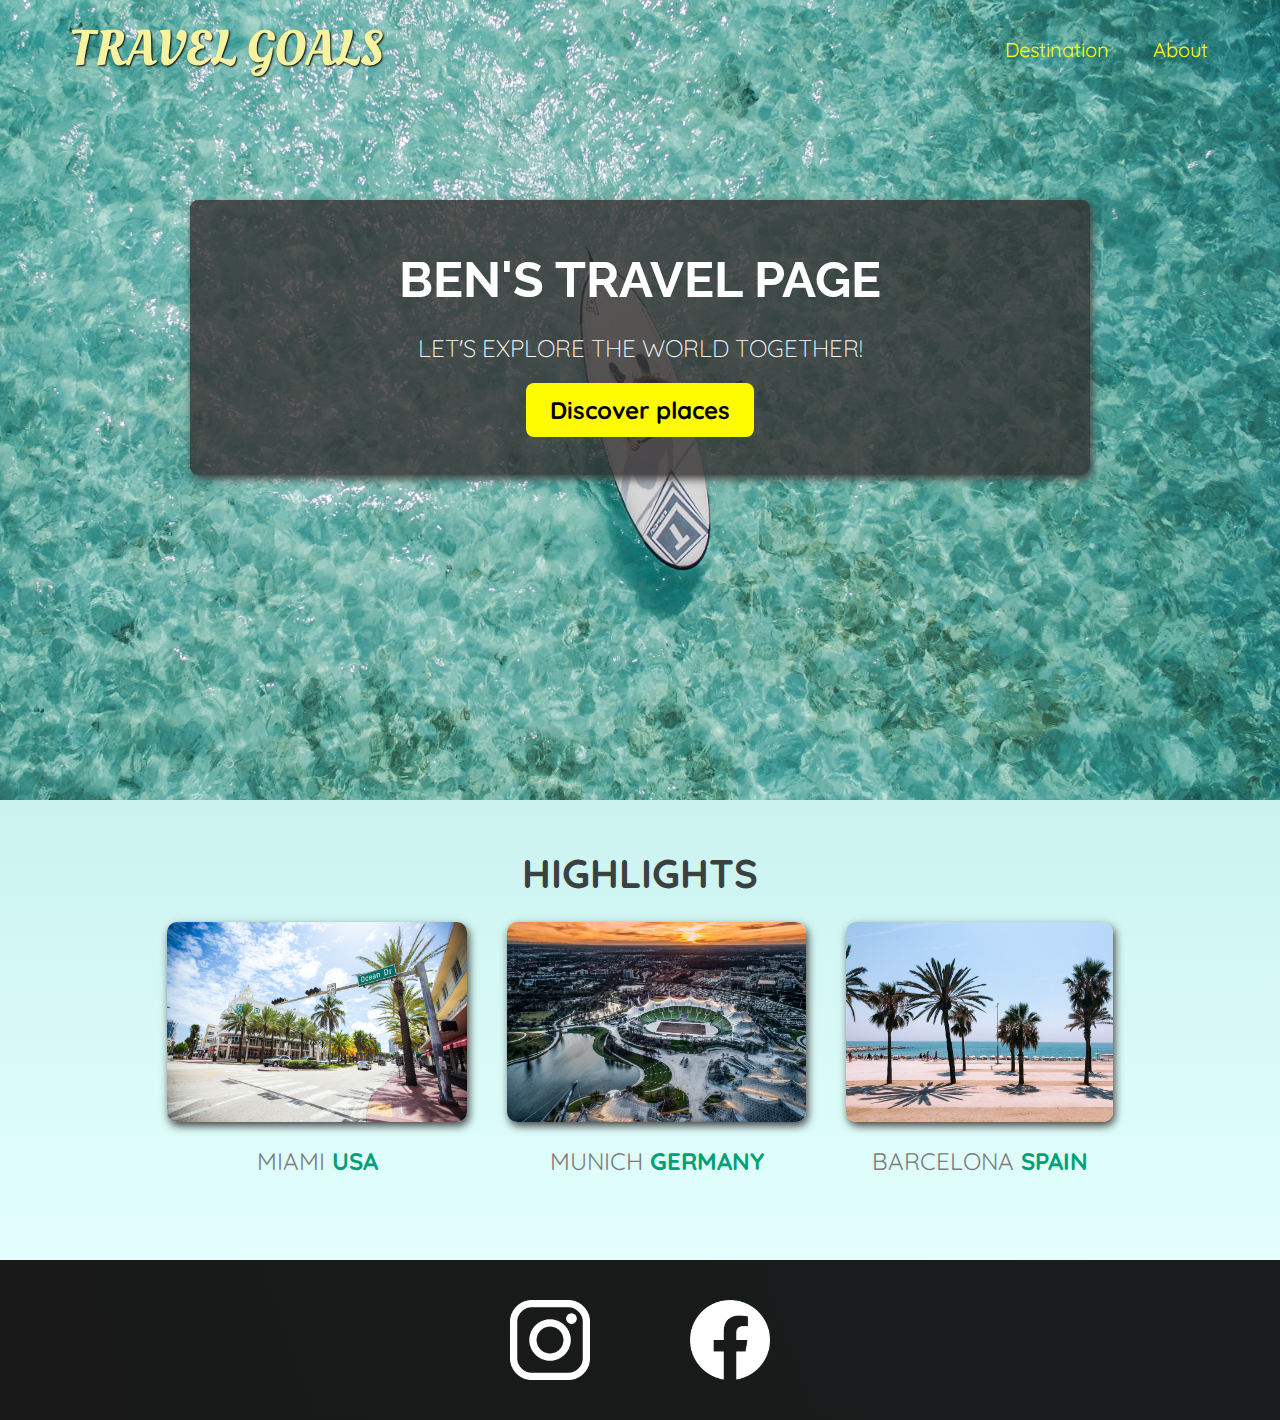
<file: index.html>
<!DOCTYPE html>
<html lang="en">
  <head>
    <meta charset="UTF-8" />

    <link
      href="https://fonts.googleapis.com/css2?family=Raleway:wght@700&family=Oleo+Script:wght@700&family=Quicksand:wght@300;500;700&display=swap"
      rel="stylesheet"
    />
    <link rel="stylesheet" href="shared.css" />
    <link rel="stylesheet" href="styles.css" />
    <title>Travel Goals</title>
  </head>
  <body>
    <header>
      <div id="page-logo">
        <a href="/index.html">Travel Goals</a>
      </div>
      <nav>
        <ul>
          <li>
            <a href="/places.html">Destination</a>
          </li>
          <li>
            <a href="">About</a>
          </li>
        </ul>
      </nav>
    </header>
    <main>
      <section id="hero">
        <div id="hero-content">
          <h1>Ben's Travel Page</h1>
          <p>Let's explore the world together!</p>
          <a href="/places.html">Discover places</a>
        </div>
      </section>
      <section id="highlights">
        <h2>Highlights</h2>
        <ul id="destinations">
          <li class="destination">
            <img
              src="images/places/miami.jpg"
              alt="Miami streets in sunny day"
            />
            <p>Miami <strong>USA</strong></p>
          </li>
          <li class="destination">
            <img
              src="images/places/munich.jpg"
              alt="Munich football stadium in winter"
            />
            <p>Munich <strong>Germany</strong></p>
          </li>
          <li class="destination">
            <img
              src="images/places/barcelona.jpg"
              alt="Palm beach in Barcelona"
            />
            <p>Barcelona <strong>Spain</strong></p>
          </li>
        </ul>
      </section>
    </main>
    <footer>
      <ul>
        <li>
          <a href="https://www.instagram.com"
            ><img src="/images/icons/insta.png" alt="Instagram Logo"
          /></a>
        </li>
        <li>
          <a href="https://www.facebook.com"></a
          ><img src="/images/icons/facebook.png" alt="Facebook Logo" />
        </li>
      </ul>
    </footer>
  </body>
</html>
</file>
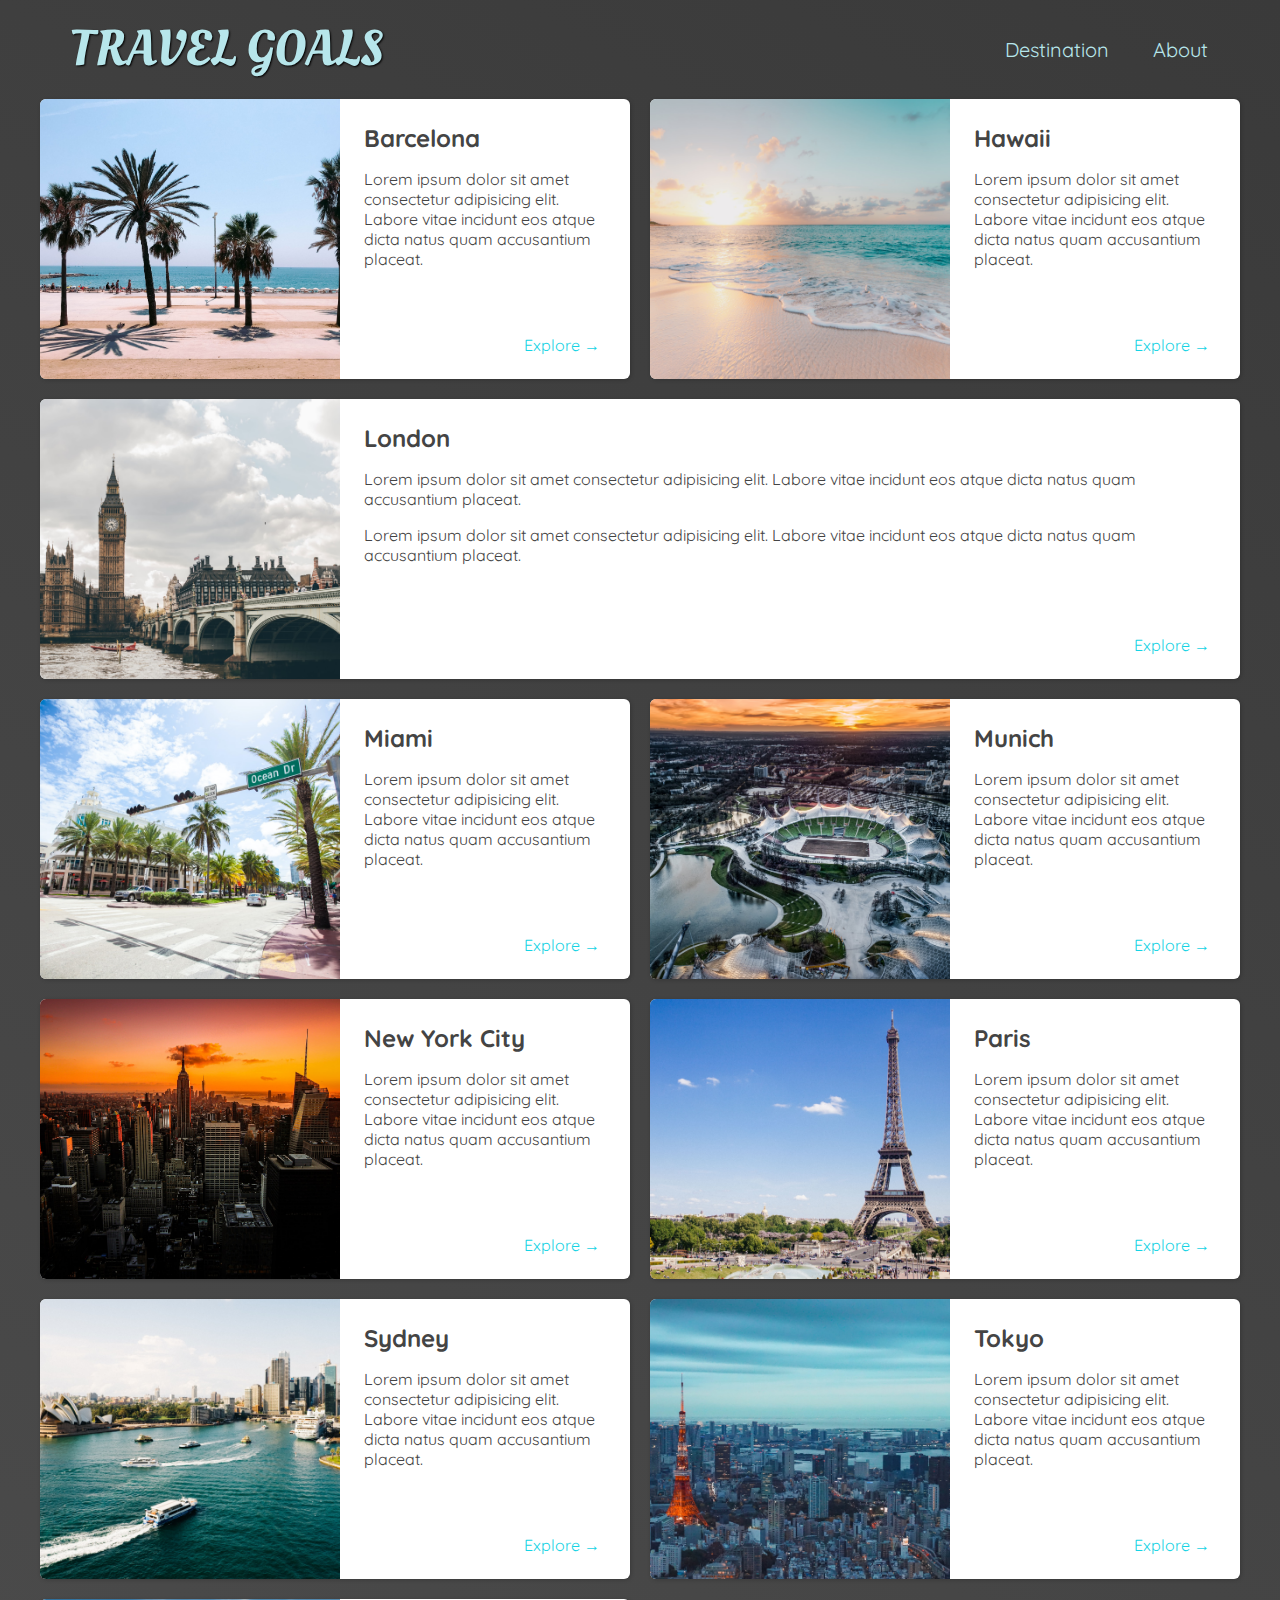
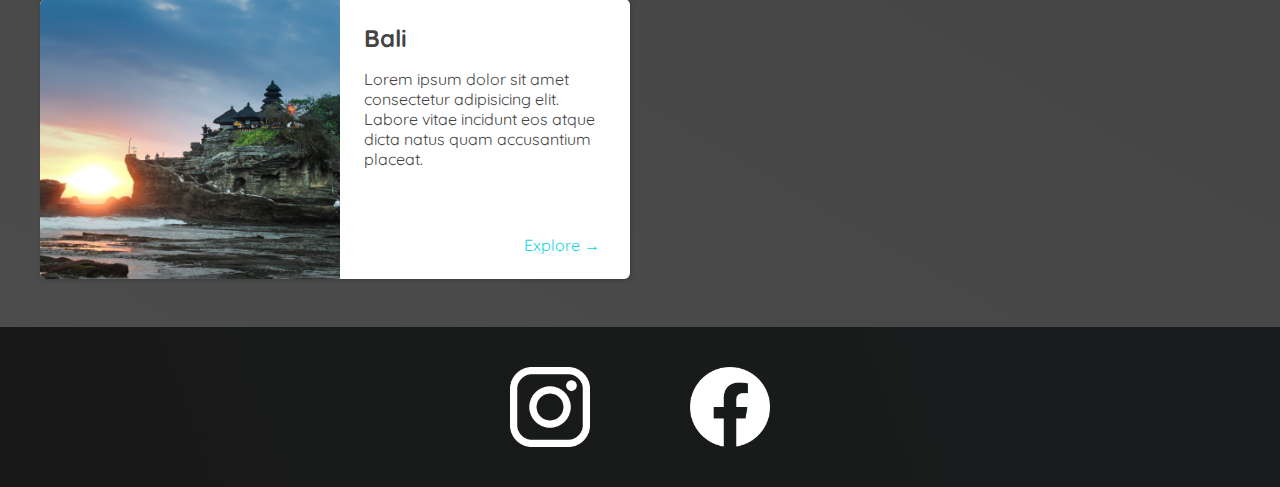
<file: places.html>
<!DOCTYPE html>
<html lang="en">
  <head>
    <meta charset="UTF-8" />

    <link
      href="https://fonts.googleapis.com/css2?family=Raleway:wght@700&family=Oleo+Script:wght@700&family=Quicksand:wght@300;500;700&display=swap"
      rel="stylesheet"
    />
    <link rel="stylesheet" href="shared.css" />
    <link rel="stylesheet" href="places.css" />
    <title>Travel Goals</title>
  </head>
  <body>
    <header>
      <div id="page-logo">
        <a href="/index.html">Travel Goals</a>
      </div>
      <nav>
        <ul>
          <li>
            <a href="/places.html">Destination</a>
          </li>
          <li>
            <a href="">About</a>
          </li>
        </ul>
      </nav>
    </header>
    <main>
      <ul>
        <li>
          <img src="images/places/barcelona.jpg" alt="City of Barcelona" />
          <div class="item-content">
            <div>
              <h2>Barcelona</h2>
              <p>
                Lorem ipsum dolor sit amet consectetur adipisicing elit. Labore
                vitae incidunt eos atque dicta natus quam accusantium placeat.
              </p>
            </div>
            <div class="actions">
              <a href="https://en.wikipedia.org/wiki/Barcelona">Explore &#x2192</a>
            </div>
          </div>
        </li>
        <li>
          <img src="images/places/hawaii.jpg" alt="Hawaii beach" />
          <div class="item-content">
            <div>
              <h2>Hawaii</h2>
              <p>
                Lorem ipsum dolor sit amet consectetur adipisicing elit. Labore
                vitae incidunt eos atque dicta natus quam accusantium placeat.
              </p>
            </div>
            <div class="actions">
              <a href="https://en.wikipedia.org/wiki/Hawaii">Explore &#x2192</a>
            </div>
          </div>
        </li>
        <li>
          <img src="images/places/london.jpg" alt="London city" />
          <div class="item-content">
            <div>
              <h2>London</h2>
              <p>
                Lorem ipsum dolor sit amet consectetur adipisicing elit. Labore
                vitae incidunt eos atque dicta natus quam accusantium placeat.
              </p>
              <p>
                Lorem ipsum dolor sit amet consectetur adipisicing elit. Labore
                vitae incidunt eos atque dicta natus quam accusantium placeat.
              </p>
            </div>
            <div class="actions">
              <a href="https://en.wikipedia.org/wiki/London">Explore &#x2192</a>
            </div>
          </div>
        </li>
        <li>
          <img src="images/places/miami.jpg" alt="Miami streets" />
          <div class="item-content">
            <div>
              <h2>Miami</h2>
              <p>
                Lorem ipsum dolor sit amet consectetur adipisicing elit. Labore
                vitae incidunt eos atque dicta natus quam accusantium placeat.
              </p>
            </div>
            <div class="actions">
              <a href="https://en.wikipedia.org/wiki/Miami">Explore &#x2192</a>
            </div>
          </div>
        </li>
        <li>
          <img src="images/places/munich.jpg" alt="Munich football stadium" />
          <div class="item-content">
            <div>
              <h2>Munich</h2>
              <p>
                Lorem ipsum dolor sit amet consectetur adipisicing elit. Labore
                vitae incidunt eos atque dicta natus quam accusantium placeat.
              </p>
            </div>
            <div class="actions">
              <a href="https://en.wikipedia.org/wiki/Munich">Explore &#x2192</a>
            </div>
          </div>
        </li>
        <li>
          <img src="images/places/new-york-city.jpg" alt="New York City skyline" />
          <div class="item-content">
            <div>
              <h2>New York City</h2>
              <p>
                Lorem ipsum dolor sit amet consectetur adipisicing elit. Labore
                vitae incidunt eos atque dicta natus quam accusantium placeat.
              </p>
            </div>
            <div class="actions">
              <a href="https://en.wikipedia.org/wiki/New_York_City"
                >Explore &#x2192</a
              >
            </div>
          </div>
        </li>
        <li>
          <img src="images/places/paris.jpg" alt="Paris city" />
          <div class="item-content">
            <div>
              <h2>Paris</h2>
              <p>
                Lorem ipsum dolor sit amet consectetur adipisicing elit. Labore
                vitae incidunt eos atque dicta natus quam accusantium placeat.
              </p>
            </div>
            <div class="actions">
              <a href="https://en.wikipedia.org/wiki/Paris">Explore &#x2192</a>
            </div>
          </div>
        </li>
        <li>
          <img src="images/places/sydney.jpg" alt="Sydney beach" />
          <div class="item-content">
            <div>
              <h2>Sydney</h2>
              <p>
                Lorem ipsum dolor sit amet consectetur adipisicing elit. Labore
                vitae incidunt eos atque dicta natus quam accusantium placeat.
              </p>
            </div>
            <div class="actions">
              <a href="https://en.wikipedia.org/wiki/Sydney">Explore &#x2192</a>
            </div>
          </div>
        </li>
        <li>
          <img src="images/places/tokyo.jpg" alt="Tokyo skyline" />
          <div class="item-content">
            <div>
              <h2>Tokyo</h2>
              <p>
                Lorem ipsum dolor sit amet consectetur adipisicing elit. Labore
                vitae incidunt eos atque dicta natus quam accusantium placeat.
              </p>
            </div>
            <div class="actions">
              <a href="https://en.wikipedia.org/wiki/Tokyo">Explore &#x2192</a>
            </div>
          </div>
        </li>
        <li>
          <img src="images/places/bali.jpg" alt="Bali beach" />
          <div class="item-content">
            <div>
              <h2>Bali</h2>
              <p>
                Lorem ipsum dolor sit amet consectetur adipisicing elit. Labore
                vitae incidunt eos atque dicta natus quam accusantium placeat.
              </p>
            </div>
            <div class="actions">
              <a href="https://en.wikipedia.org/wiki/Bali">Explore &#x2192</a>
            </div>
          </div>
        </li>
      </ul>
    </main>
    <footer>
      <ul>
        <li>
          <a href="https://www.instagram.com"
            ><img src="/images/icons/insta.png" alt="Instagram Logo"
          /></a>
        </li>
        <li>
          <a href="https://www.facebook.com"></a
          ><img src="/images/icons/facebook.png" alt="Facebook Logo" />
        </li>
      </ul>
    </footer>
  </body>
</html>
</file>
<file: shared.css>
body {
  font-family: "Quicksand", sans-serif;
  margin: 0;
}
ul {
  list-style: none;
  margin: 0;
  padding: 0;
}
header {
  display: flex;
  justify-content: space-between;
  align-items: center;
  padding: 15px 60px;
  position: absolute;
  width: 100%;
  box-sizing: border-box;
}

#page-logo a {
  padding: 10px;
  font-family: "Oleo Script", sans-serif;
  color: rgb(245, 243, 160);
  font-size: 50px;
  text-decoration: none;
  text-transform: uppercase;
  text-shadow: 1px 1px 2px rgb(0, 0, 0);
}
header ul {
  display: flex;
}
header li {
  margin-left: 20px;
}
header a {
    color: rgb(255, 251, 0);
    text-decoration: none;
    font-size: 20px;
    padding: 12px;
    text-shadow: 1px, 2px, rgb(0, 0, 0, 0.2);
    border-radius: 6px;
}
header nav a:hover {
    color: rgb(77, 77, 77);
    background-color: rgb(255, 251, 0);
}
footer {
    background: linear-gradient(70deg, rgb(24, 24, 24), rgb(25, 29, 29));
}
footer ul {
    display: flex;
    justify-content: center;
    padding: 40px;
}
footer li {
    width: 80px;
    height: 80px;
    margin: 0px 50px;
}
footer img {
    width: 100%;
    height: 100%;
}
</file>
<file: styles.css>
#hero {
  height: 800px;
  background-image: url("/images/places/ocean.jpg");
  background-position: center;
  background-size: cover;
}
#hero-content {
  width: 900px;
  background-color: rgba(51, 47, 47, 0.8);
  box-shadow: 2px 4px 8px rgb(68, 67, 67);
  border-radius: 8px;
  text-align: center;
  padding: 50px 0;
  margin: 0 auto;
  position: relative;
  top: 200px;
}
#hero-content h1 {
  color: white;
  text-transform: uppercase;
  font-size: 50px;
  font-family: "Raleway", sans-serif;
  margin: 0;
}
#hero-content p {
  color: white;
  text-transform: uppercase;
  font-size: 24px;
  font-weight: 300;
  margin-bottom: 32px;
}
#hero-content a {
  text-decoration: none;
  background-color: rgb(255, 251, 0);
  padding: 12px 24px;
  color: black;
  font-size: 24px;
  font-weight: 700;
  border-radius: 8px;
  box-shadow: 2px 4px 8px rbg(68, 67, 67);
}
#hero-content a:hover {
  background-color: rgb(255, 238, 0);
}
#highlights {
  padding: 24px;
  background: linear-gradient(0deg, rgb(227, 255, 253), rgb(202, 243, 240));
}
#highlights h2 {
  text-transform: uppercase;
  text-align: center;
  font-size: 40px;
  color: rgb(59, 65, 64);
  margin: 24px 0;
}
#destinations {
  display: flex;
  justify-content: center;
  width: 90%;
  margin: auto;
  margin-bottom: 40px;
}
.destination {
  margin: 0 20px;
  text-transform: uppercase;
}
.destination p {
  text-align: center;
  font-size: 24px;
  color: rgb(124, 123, 123);
  margin: 20px 0;
}
.destination img {
  height: 200px;
  width: 100%;
  box-shadow: 2px 4px 8px rgb(68, 67, 67);
  border-radius: 10px;
  object-fit: cover;
}
.destination strong {
  color: rgb(0, 160, 117);
}
</file>
<file: places.css>
body {
  color: rgb(68, 68, 68);
  background: linear-gradient(30deg, rgb(77, 77, 77), rgb(58, 58, 58));
}
#page-logo a {
  color: rgb(183, 230, 235);
}
header {
  position: static;
}
header a {
  color: rgb(183, 230, 235);
}
header nav a:hover {
    background-color: rgb(183, 230, 235);
    color: rgb(59, 59, 59);
}
main ul {
  width: 1200px;
  margin: 0 auto 48px auto;
  display: grid;
  grid-template-columns: 1fr 1fr;
  gap: 20px 20px;
}
main li {
  display: flex;
  background-color: white;
  box-shadow: 1px 1px 4px rgba(0, 0, 0, 0.2);
  border-radius: 6px;
  overflow: hidden;
}
li:nth-of-type(3) {
  grid-column: 1 / 3;
  width: 1200px;
}
main li img {
  width: 300px;
  height: 280px;
  object-fit: cover;
}
.item-content {
  padding: 24px;
  display: flex;
  flex-direction: column;
  justify-content: space-between;
}
.item-content h2 {
    margin: 0;
}
.actions {
  text-align: right;
}
.actions a {
  text-decoration: none;
  padding: 6px;
  color: rgb(22, 211, 228);
  border-radius: 5px;
}
.actions a:hover {
  background-color: rgb(235, 253, 255);
}
</file>
